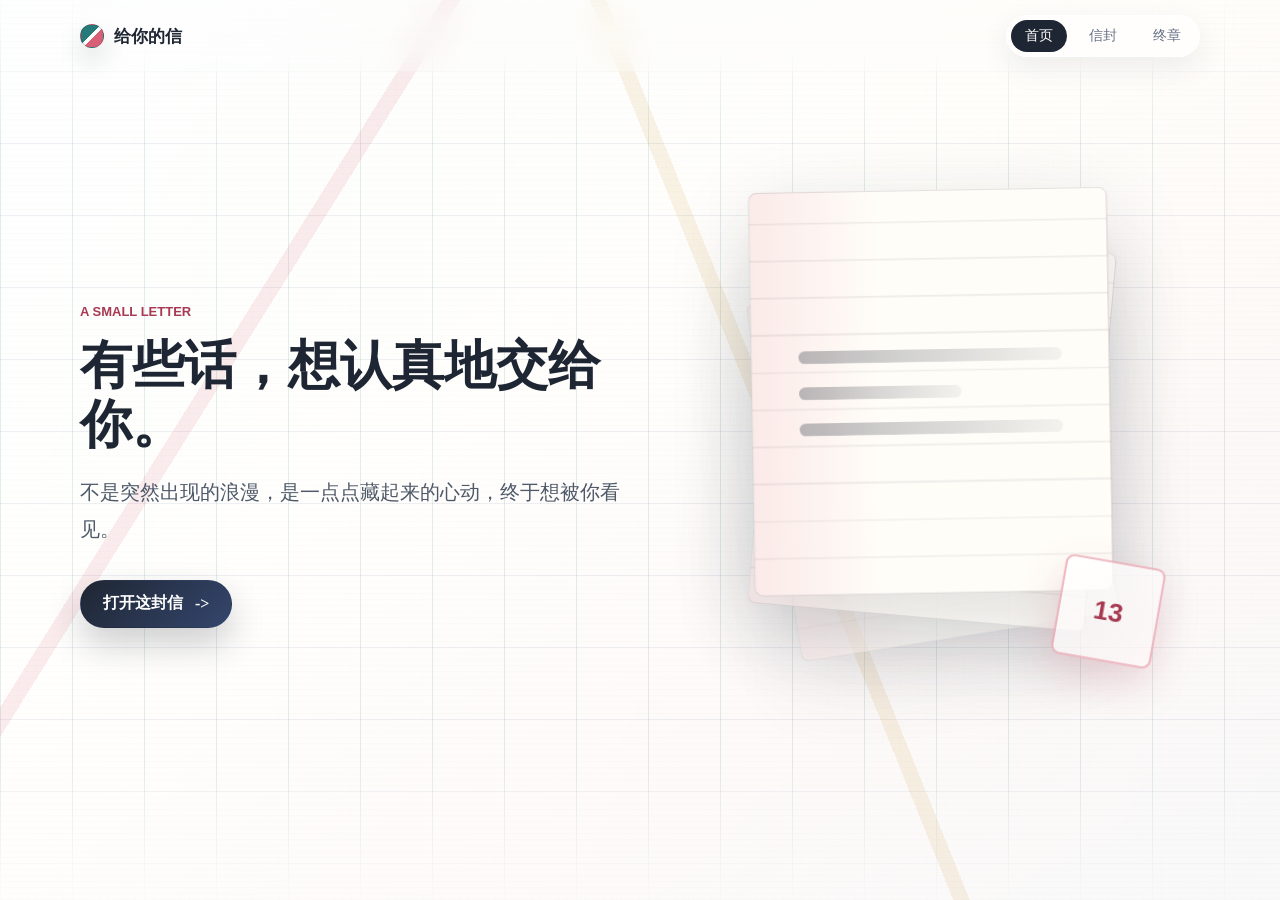
<file: index.html>
<!doctype html>
<html lang="zh-CN">
  <head>
    <meta charset="utf-8" />
    <meta name="viewport" content="width=device-width, initial-scale=1" />
    <title>给你的一封信</title>
    <link rel="stylesheet" href="style.css" />
  </head>
  <body class="page page-home">
    <div class="page-texture" aria-hidden="true"></div>

    <header class="topbar">
      <a class="brand" href="index.html" aria-label="返回首页">给你的信</a>
      <nav class="steps" aria-label="页面进度">
        <span class="step is-active">首页</span>
        <span class="step">信封</span>
        <span class="step">终章</span>
      </nav>
    </header>

    <main class="home-layout">
      <section class="hero-copy">
        <p class="eyebrow">A small letter</p>
        <h1>有些话，想认真地交给你。</h1>
        <p class="lead">不是突然出现的浪漫，是一点点藏起来的心动，终于想被你看见。</p>
        <a class="primary-btn" href="letter.html">
          <span>打开这封信</span>
          <span aria-hidden="true">-></span>
        </a>
      </section>

      <section class="depth-stage" aria-label="信件预览">
        <div class="paper-sheet sheet-back"></div>
        <div class="paper-sheet sheet-mid"></div>
        <div class="paper-sheet sheet-front">
          <span class="mini-line"></span>
          <span class="mini-line short"></span>
          <span class="mini-line"></span>
        </div>
        <div class="stamp-mark" aria-hidden="true">
          <span>13</span>
        </div>
      </section>
    </main>

    <script src="script.js"></script>
  </body>
</html>
</file>
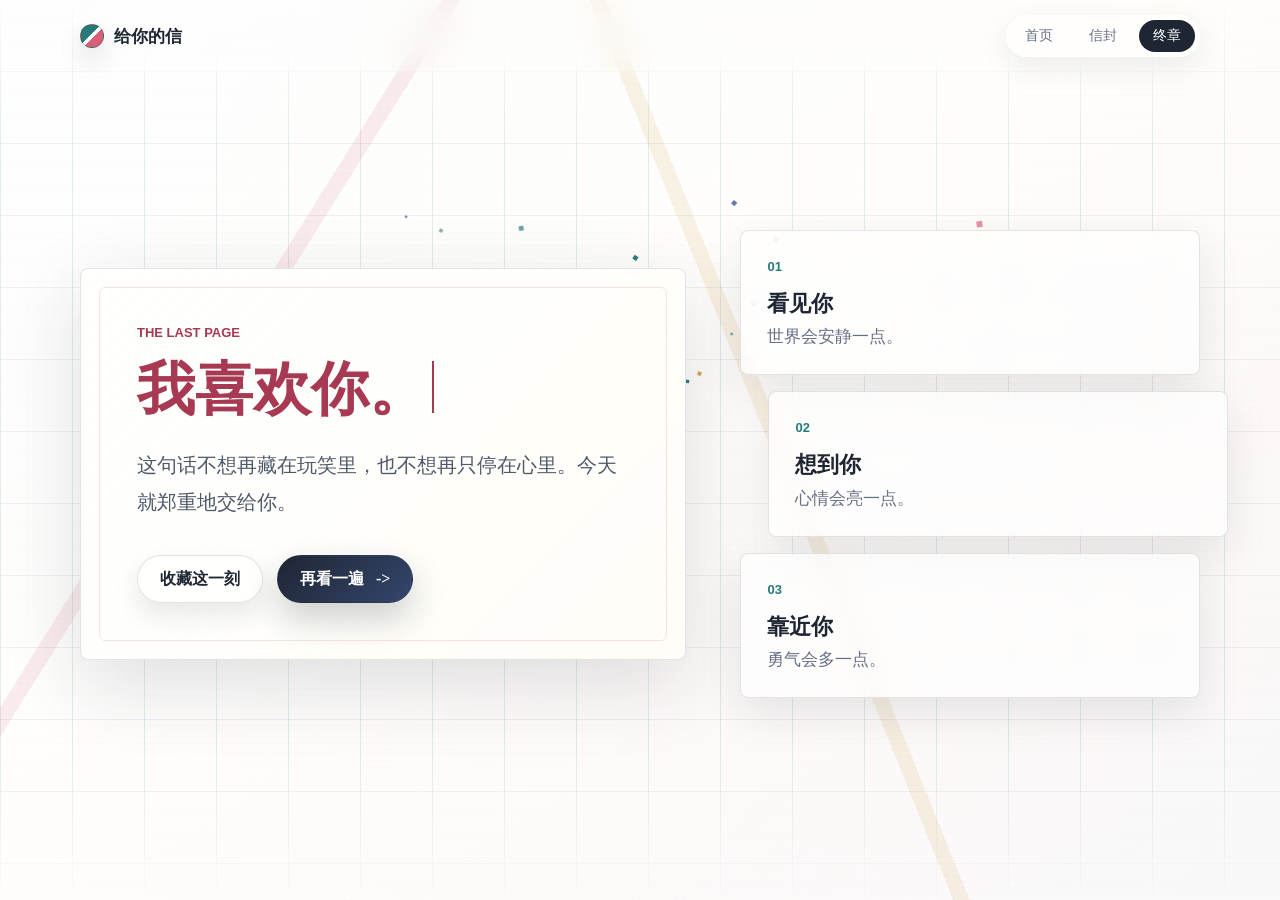
<file: final.html>
<!doctype html>
<html lang="zh-CN">
  <head>
    <meta charset="utf-8" />
    <meta name="viewport" content="width=device-width, initial-scale=1" />
    <title>最后一页</title>
    <link rel="stylesheet" href="style.css" />
  </head>
  <body class="page page-final">
    <div class="page-texture" aria-hidden="true"></div>
    <canvas class="spark-canvas" data-spark-canvas aria-hidden="true"></canvas>

    <header class="topbar">
      <a class="brand" href="index.html" aria-label="返回首页">给你的信</a>
      <nav class="steps" aria-label="页面进度">
        <a class="step" href="index.html">首页</a>
        <a class="step" href="letter.html">信封</a>
        <span class="step is-active">终章</span>
      </nav>
    </header>

    <main class="final-layout">
      <section class="final-note">
        <p class="eyebrow">The last page</p>
        <h1><span data-type-text="我喜欢你。">我喜欢你。</span></h1>
        <p class="lead">
          这句话不想再藏在玩笑里，也不想再只停在心里。今天就郑重地交给你。
        </p>
        <div class="final-actions">
          <button class="secondary-btn" type="button" data-spark-button>收藏这一刻</button>
          <a class="primary-btn" href="index.html">
            <span>再看一遍</span>
            <span aria-hidden="true">-></span>
          </a>
        </div>
      </section>

      <section class="memory-strip" aria-label="想告诉你的三件小事">
        <article class="memory-item">
          <span class="item-number">01</span>
          <h2>看见你</h2>
          <p>世界会安静一点。</p>
        </article>
        <article class="memory-item">
          <span class="item-number">02</span>
          <h2>想到你</h2>
          <p>心情会亮一点。</p>
        </article>
        <article class="memory-item">
          <span class="item-number">03</span>
          <h2>靠近你</h2>
          <p>勇气会多一点。</p>
        </article>
      </section>
    </main>

    <script src="script.js"></script>
  </body>
</html>
</file>
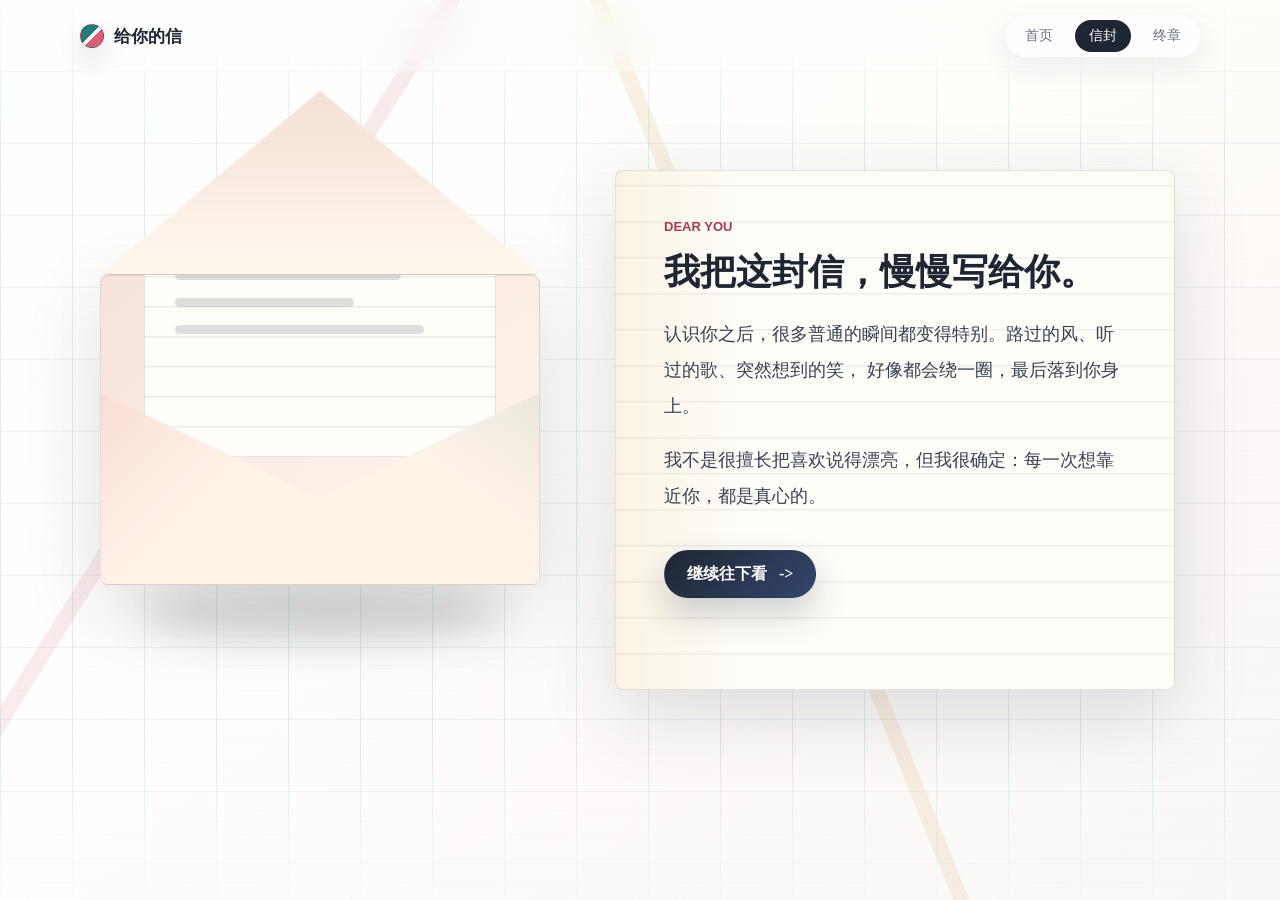
<file: letter.html>
<!doctype html>
<html lang="zh-CN">
  <head>
    <meta charset="utf-8" />
    <meta name="viewport" content="width=device-width, initial-scale=1" />
    <title>信封</title>
    <link rel="stylesheet" href="style.css" />
  </head>
  <body class="page page-letter">
    <div class="page-texture" aria-hidden="true"></div>

    <header class="topbar">
      <a class="brand" href="index.html" aria-label="返回首页">给你的信</a>
      <nav class="steps" aria-label="页面进度">
        <a class="step" href="index.html">首页</a>
        <span class="step is-active">信封</span>
        <span class="step">终章</span>
      </nav>
    </header>

    <main class="letter-layout">
      <section class="envelope-scene" data-letter-scene>
        <button
          class="envelope"
          type="button"
          data-open-letter
          aria-expanded="false"
          aria-controls="letter-paper"
        >
          <span class="envelope-shadow" aria-hidden="true"></span>
          <span class="envelope-back" aria-hidden="true"></span>
          <span class="envelope-paper" aria-hidden="true">
            <span></span>
            <span></span>
            <span></span>
          </span>
          <span class="envelope-front" aria-hidden="true"></span>
          <span class="envelope-flap" aria-hidden="true"></span>
          <span class="seal" aria-hidden="true">open</span>
        </button>

        <article class="letter-paper" id="letter-paper">
          <p class="eyebrow">Dear you</p>
          <h1>我把这封信，慢慢写给你。</h1>
          <p>
            认识你之后，很多普通的瞬间都变得特别。路过的风、听过的歌、突然想到的笑，
            好像都会绕一圈，最后落到你身上。
          </p>
          <p>
            我不是很擅长把喜欢说得漂亮，但我很确定：每一次想靠近你，都是真心的。
          </p>
          <a class="primary-btn" href="final.html">
            <span>继续往下看</span>
            <span aria-hidden="true">-></span>
          </a>
        </article>
      </section>
    </main>

    <script src="script.js"></script>
  </body>
</html>
</file>
<file: style.css>
:root {
  --ink: #1f2633;
  --muted: #667085;
  --paper: #fffdf8;
  --paper-soft: #f7f0e8;
  --rose: #d95f76;
  --rose-dark: #a73952;
  --teal: #277a7a;
  --blue: #405f9b;
  --gold: #cf9b3a;
  --line: rgba(31, 38, 51, 0.12);
  --shadow-soft: 0 24px 80px rgba(31, 38, 51, 0.14);
  --shadow-crisp: 0 12px 24px rgba(31, 38, 51, 0.14);
}

* {
  box-sizing: border-box;
}

html {
  min-height: 100%;
}

body {
  min-height: 100vh;
  margin: 0;
  color: var(--ink);
  font-family:
    "Noto Serif SC",
    "Songti SC",
    "Microsoft YaHei",
    Georgia,
    serif;
  letter-spacing: 0;
  background:
    linear-gradient(115deg, rgba(255, 255, 255, 0.92), rgba(255, 253, 248, 0.62)),
    linear-gradient(150deg, #eef6f4 0%, #fffdf8 42%, #f8eef2 70%, #eef2fb 100%);
  overflow-x: hidden;
}

a {
  color: inherit;
  text-decoration: none;
}

button,
a {
  -webkit-tap-highlight-color: transparent;
}

button {
  font: inherit;
}

.page {
  position: relative;
  isolation: isolate;
}

.page::before,
.page::after {
  position: fixed;
  inset: 0;
  z-index: -3;
  content: "";
  pointer-events: none;
}

.page::before {
  background:
    linear-gradient(90deg, rgba(39, 122, 122, 0.12) 1px, transparent 1px),
    linear-gradient(0deg, rgba(64, 95, 155, 0.08) 1px, transparent 1px);
  background-size: 72px 72px;
  mask-image: linear-gradient(to bottom, transparent 0%, #000 16%, #000 84%, transparent 100%);
}

.page::after {
  background:
    linear-gradient(122deg, transparent 0 24%, rgba(217, 95, 118, 0.12) 24% 25%, transparent 25% 100%),
    linear-gradient(68deg, transparent 0 58%, rgba(207, 155, 58, 0.12) 58% 59%, transparent 59% 100%);
}

.page-texture {
  position: fixed;
  inset: 0;
  z-index: -2;
  opacity: 0.28;
  pointer-events: none;
  background-image:
    repeating-linear-gradient(0deg, rgba(31, 38, 51, 0.04) 0 1px, transparent 1px 6px),
    repeating-linear-gradient(90deg, rgba(31, 38, 51, 0.025) 0 1px, transparent 1px 9px);
}

.topbar {
  position: sticky;
  top: 0;
  z-index: 20;
  display: flex;
  align-items: center;
  justify-content: space-between;
  width: min(1120px, calc(100% - 40px));
  height: 72px;
  margin: 0 auto;
  backdrop-filter: blur(18px);
}

.brand {
  display: inline-flex;
  align-items: center;
  min-height: 40px;
  font-size: 17px;
  font-weight: 700;
}

.brand::before {
  width: 22px;
  height: 22px;
  margin-right: 10px;
  border: 1px solid rgba(31, 38, 51, 0.2);
  border-radius: 50%;
  background:
    linear-gradient(135deg, var(--teal) 0 45%, transparent 45% 55%, var(--rose) 55% 100%);
  content: "";
  box-shadow: var(--shadow-crisp);
}

.steps {
  display: flex;
  gap: 8px;
  align-items: center;
  min-height: 40px;
  padding: 4px;
  border: 1px solid rgba(255, 255, 255, 0.74);
  border-radius: 999px;
  background: rgba(255, 255, 255, 0.56);
  box-shadow: 0 10px 30px rgba(31, 38, 51, 0.08);
}

.step {
  display: inline-flex;
  align-items: center;
  justify-content: center;
  min-width: 54px;
  height: 32px;
  padding: 0 14px;
  border-radius: 999px;
  color: var(--muted);
  font-size: 14px;
}

.step.is-active {
  color: #fff;
  background: var(--ink);
}

.home-layout,
.letter-layout,
.final-layout {
  width: min(1120px, calc(100% - 40px));
  margin: 0 auto;
}

.home-layout {
  display: grid;
  grid-template-columns: minmax(0, 1fr) minmax(360px, 0.9fr);
  gap: 72px;
  align-items: center;
  min-height: calc(100vh - 72px);
  padding: 56px 0 96px;
}

.hero-copy {
  position: relative;
  z-index: 2;
  max-width: 620px;
}

.eyebrow {
  margin: 0 0 18px;
  color: var(--rose-dark);
  font-family:
    "Segoe UI",
    Arial,
    sans-serif;
  font-size: 13px;
  font-weight: 700;
  text-transform: uppercase;
}

h1,
h2,
p {
  margin-top: 0;
}

h1 {
  max-width: 780px;
  margin-bottom: 20px;
  font-size: 52px;
  line-height: 1.12;
  font-weight: 800;
}

h2 {
  margin-bottom: 8px;
  font-size: 22px;
  line-height: 1.25;
}

.lead {
  max-width: 560px;
  margin-bottom: 32px;
  color: #4e5969;
  font-size: 20px;
  line-height: 1.85;
}

.primary-btn,
.secondary-btn {
  display: inline-flex;
  align-items: center;
  justify-content: center;
  min-height: 48px;
  padding: 0 22px;
  border: 1px solid transparent;
  border-radius: 999px;
  cursor: pointer;
  font-size: 16px;
  font-weight: 700;
  transition:
    transform 180ms ease,
    box-shadow 180ms ease,
    background-color 180ms ease;
}

.primary-btn {
  gap: 12px;
  color: #fff;
  background: linear-gradient(135deg, var(--ink), #34466d);
  box-shadow: 0 16px 34px rgba(31, 38, 51, 0.22);
}

.secondary-btn {
  color: var(--ink);
  background: rgba(255, 255, 255, 0.72);
  border-color: rgba(31, 38, 51, 0.13);
  box-shadow: 0 12px 26px rgba(31, 38, 51, 0.1);
}

.primary-btn:hover,
.secondary-btn:hover {
  transform: translateY(-2px);
}

.primary-btn:focus-visible,
.secondary-btn:focus-visible,
.envelope:focus-visible {
  outline: 3px solid rgba(64, 95, 155, 0.34);
  outline-offset: 4px;
}

.depth-stage {
  position: relative;
  min-height: 540px;
  perspective: 1200px;
}

.paper-sheet {
  position: absolute;
  left: 12%;
  width: 68%;
  min-height: 380px;
  border: 1px solid rgba(31, 38, 51, 0.12);
  border-radius: 8px;
  background:
    linear-gradient(90deg, rgba(217, 95, 118, 0.12), transparent 36%),
    repeating-linear-gradient(0deg, transparent 0 33px, rgba(31, 38, 51, 0.08) 34px 35px),
    var(--paper);
  box-shadow: var(--shadow-soft);
  transform-style: preserve-3d;
}

.sheet-back {
  top: 72px;
  transform: rotate(-9deg) translateZ(-60px);
  opacity: 0.58;
}

.sheet-mid {
  top: 42px;
  transform: rotate(5deg) translateZ(0);
  opacity: 0.82;
}

.sheet-front {
  top: 10px;
  display: flex;
  flex-direction: column;
  gap: 22px;
  justify-content: center;
  padding: 44px;
  transform: rotate(-1deg) translateZ(70px);
}

.mini-line {
  display: block;
  height: 12px;
  border-radius: 999px;
  background: linear-gradient(90deg, rgba(31, 38, 51, 0.3), rgba(31, 38, 51, 0.05));
}

.mini-line.short {
  width: 62%;
}

.stamp-mark {
  position: absolute;
  right: 12%;
  bottom: 92px;
  display: grid;
  place-items: center;
  width: 92px;
  height: 92px;
  border: 2px solid rgba(217, 95, 118, 0.42);
  border-radius: 8px;
  color: var(--rose-dark);
  font-family: "Segoe UI", Arial, sans-serif;
  font-size: 24px;
  font-weight: 800;
  transform: rotate(10deg) translateZ(110px);
  background:
    linear-gradient(135deg, rgba(255, 255, 255, 0.8), rgba(255, 247, 247, 0.64));
  box-shadow: 0 16px 38px rgba(167, 57, 82, 0.18);
}

.letter-layout {
  min-height: calc(100vh - 72px);
  padding: 48px 0 100px;
}

.envelope-scene {
  display: grid;
  grid-template-columns: minmax(320px, 0.82fr) minmax(0, 1fr);
  gap: 56px;
  align-items: center;
  min-height: 620px;
}

.envelope {
  position: relative;
  display: block;
  width: min(440px, 100%);
  aspect-ratio: 1.42 / 1;
  margin: 0 auto;
  padding: 0;
  border: 0;
  cursor: pointer;
  background: transparent;
  transform-style: preserve-3d;
}

.envelope-shadow {
  position: absolute;
  left: 9%;
  right: 9%;
  bottom: -18%;
  height: 18%;
  border-radius: 50%;
  background: rgba(31, 38, 51, 0.16);
  filter: blur(18px);
}

.envelope-back,
.envelope-front,
.envelope-flap,
.envelope-paper {
  position: absolute;
  inset: 0;
  border-radius: 8px;
}

.envelope-back {
  background:
    linear-gradient(145deg, #f7e3db, #fff8ef);
  border: 1px solid rgba(31, 38, 51, 0.12);
  box-shadow: var(--shadow-soft);
}

.envelope-front {
  clip-path: polygon(0 38%, 50% 72%, 100% 38%, 100% 100%, 0 100%);
  background:
    linear-gradient(135deg, rgba(217, 95, 118, 0.22), transparent 45%),
    linear-gradient(215deg, rgba(39, 122, 122, 0.16), transparent 44%),
    #fff3e8;
  border: 1px solid rgba(31, 38, 51, 0.08);
}

.envelope-flap {
  transform-origin: top center;
  clip-path: polygon(0 0, 100% 0, 50% 60%);
  background: linear-gradient(180deg, #fff8ef, #efd0c6);
  border: 1px solid rgba(31, 38, 51, 0.08);
  transition: transform 520ms cubic-bezier(0.2, 0.8, 0.2, 1);
}

.envelope-paper {
  left: 10%;
  right: 10%;
  top: 18%;
  bottom: auto;
  height: 70%;
  padding: 30px;
  background:
    repeating-linear-gradient(0deg, transparent 0 28px, rgba(31, 38, 51, 0.08) 29px 30px),
    var(--paper);
  border: 1px solid rgba(31, 38, 51, 0.12);
  transform: translateY(36%);
  transition: transform 560ms cubic-bezier(0.2, 0.8, 0.2, 1);
}

.envelope-paper span {
  display: block;
  width: 78%;
  height: 9px;
  margin-bottom: 18px;
  border-radius: 999px;
  background: rgba(31, 38, 51, 0.14);
}

.envelope-paper span:nth-child(2) {
  width: 62%;
}

.envelope-paper span:nth-child(3) {
  width: 86%;
}

.seal {
  position: absolute;
  left: 50%;
  top: 54%;
  display: grid;
  place-items: center;
  width: 72px;
  height: 72px;
  border-radius: 50%;
  color: #fff;
  font-family: "Segoe UI", Arial, sans-serif;
  font-size: 13px;
  font-weight: 800;
  text-transform: uppercase;
  background: linear-gradient(135deg, var(--rose), var(--rose-dark));
  box-shadow: 0 12px 26px rgba(167, 57, 82, 0.34);
  transform: translate(-50%, -50%);
  transition:
    transform 320ms ease,
    opacity 220ms ease;
}

.envelope-scene.is-open .envelope-flap {
  transform: rotateX(172deg);
}

.envelope-scene.is-open .envelope-paper {
  transform: translateY(-42%);
}

.envelope-scene.is-open .seal {
  opacity: 0;
  transform: translate(-50%, -50%) scale(0.82);
}

.letter-paper {
  position: relative;
  max-width: 560px;
  min-height: 520px;
  padding: 48px;
  border: 1px solid rgba(31, 38, 51, 0.12);
  border-radius: 8px;
  background:
    linear-gradient(90deg, rgba(207, 155, 58, 0.1), transparent 22%),
    repeating-linear-gradient(0deg, transparent 0 34px, rgba(31, 38, 51, 0.07) 35px 36px),
    var(--paper);
  box-shadow: var(--shadow-soft);
  opacity: 0.18;
  transform: translateY(28px) rotate(1deg);
  transition:
    opacity 440ms ease 180ms,
    transform 440ms ease 180ms;
}

.letter-paper h1 {
  margin-bottom: 24px;
  font-size: 36px;
}

.letter-paper p:not(.eyebrow) {
  color: #384154;
  font-size: 18px;
  line-height: 2;
}

.letter-paper .primary-btn {
  margin-top: 18px;
}

.envelope-scene.is-open .letter-paper {
  opacity: 1;
  transform: translateY(0) rotate(0);
}

.final-layout {
  display: grid;
  grid-template-columns: minmax(0, 0.95fr) minmax(320px, 0.72fr);
  gap: 54px;
  align-items: center;
  min-height: calc(100vh - 72px);
  padding: 52px 0 96px;
}

.spark-canvas {
  position: fixed;
  inset: 0;
  z-index: -1;
  width: 100%;
  height: 100%;
  pointer-events: none;
}

.final-note {
  position: relative;
  padding: 56px;
  border: 1px solid rgba(31, 38, 51, 0.12);
  border-radius: 8px;
  background:
    linear-gradient(135deg, rgba(255, 255, 255, 0.9), rgba(255, 253, 248, 0.7)),
    var(--paper);
  box-shadow: var(--shadow-soft);
}

.final-note::before {
  position: absolute;
  inset: 18px;
  border: 1px solid rgba(217, 95, 118, 0.18);
  border-radius: 6px;
  content: "";
  pointer-events: none;
}

.final-note h1 {
  min-height: 1.2em;
  color: var(--rose-dark);
  font-size: 58px;
}

.final-actions {
  position: relative;
  z-index: 1;
  display: flex;
  flex-wrap: wrap;
  gap: 14px;
  margin-top: 34px;
}

.memory-strip {
  display: grid;
  gap: 16px;
}

.memory-item {
  padding: 26px;
  border: 1px solid rgba(31, 38, 51, 0.12);
  border-radius: 8px;
  background: rgba(255, 255, 255, 0.66);
  backdrop-filter: blur(14px);
  box-shadow: 0 16px 44px rgba(31, 38, 51, 0.1);
  transform: translateY(0);
  transition:
    transform 180ms ease,
    box-shadow 180ms ease;
}

.memory-item:nth-child(2) {
  transform: translateX(28px);
}

.memory-item:hover {
  transform: translateY(-4px);
  box-shadow: 0 22px 54px rgba(31, 38, 51, 0.14);
}

.memory-item:nth-child(2):hover {
  transform: translateX(28px) translateY(-4px);
}

.item-number {
  display: inline-block;
  margin-bottom: 16px;
  color: var(--teal);
  font-family: "Segoe UI", Arial, sans-serif;
  font-size: 13px;
  font-weight: 800;
}

.memory-item p {
  margin-bottom: 0;
  color: var(--muted);
  font-size: 17px;
}

.typing-caret::after {
  display: inline-block;
  width: 2px;
  height: 0.9em;
  margin-left: 5px;
  background: currentColor;
  content: "";
  animation: blink 900ms steps(2, start) infinite;
  vertical-align: -0.08em;
}

@keyframes blink {
  50% {
    opacity: 0;
  }
}

@media (max-width: 860px) {
  .topbar {
    width: min(100% - 28px, 680px);
    height: auto;
    min-height: 68px;
    align-items: flex-start;
    flex-direction: column;
    gap: 10px;
    padding: 14px 0;
  }

  .steps {
    width: 100%;
    justify-content: space-between;
  }

  .step {
    min-width: 0;
    flex: 1;
    padding: 0 10px;
  }

  .home-layout,
  .letter-layout,
  .final-layout {
    width: min(100% - 28px, 680px);
  }

  .home-layout,
  .envelope-scene,
  .final-layout {
    grid-template-columns: 1fr;
    gap: 36px;
  }

  .home-layout {
    min-height: auto;
    padding: 42px 0 72px;
  }

  h1 {
    font-size: 36px;
  }

  .lead {
    font-size: 18px;
  }

  .depth-stage {
    min-height: 420px;
  }

  .paper-sheet {
    left: 8%;
    width: 80%;
    min-height: 300px;
  }

  .stamp-mark {
    right: 8%;
    bottom: 58px;
    width: 76px;
    height: 76px;
  }

  .letter-layout,
  .final-layout {
    padding: 32px 0 72px;
  }

  .envelope-scene {
    min-height: auto;
  }

  .letter-paper,
  .final-note {
    padding: 34px 24px;
  }

  .letter-paper {
    min-height: auto;
  }

  .letter-paper h1 {
    font-size: 30px;
  }

  .final-note h1 {
    font-size: 40px;
  }

  .memory-item:nth-child(2),
  .memory-item:nth-child(2):hover {
    transform: none;
  }
}

@media (max-width: 480px) {
  .primary-btn,
  .secondary-btn {
    width: 100%;
  }

  .final-actions {
    display: grid;
  }

  .envelope {
    width: 94%;
  }

  .letter-paper p:not(.eyebrow) {
    font-size: 17px;
  }
}

@media (prefers-reduced-motion: reduce) {
  *,
  *::before,
  *::after {
    scroll-behavior: auto !important;
    transition-duration: 0.01ms !important;
    animation-duration: 0.01ms !important;
    animation-iteration-count: 1 !important;
  }
}
</file>
